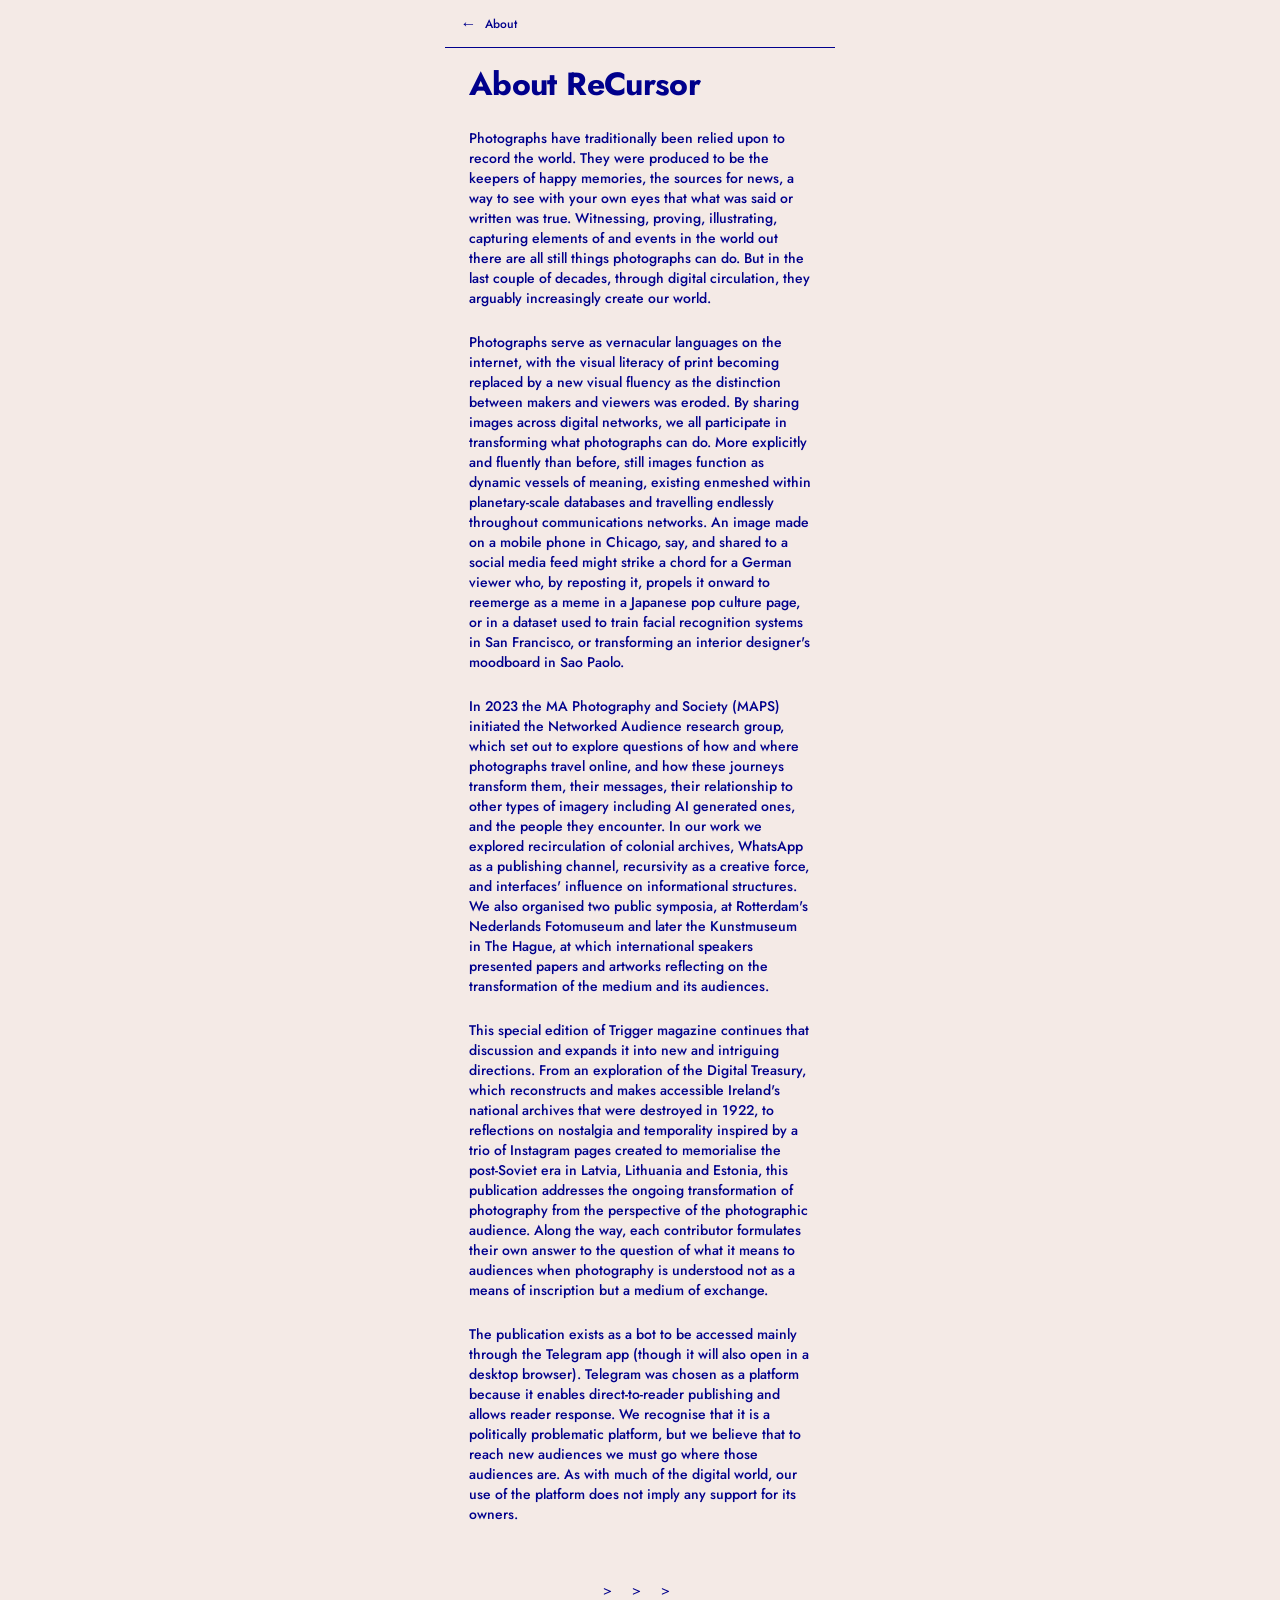
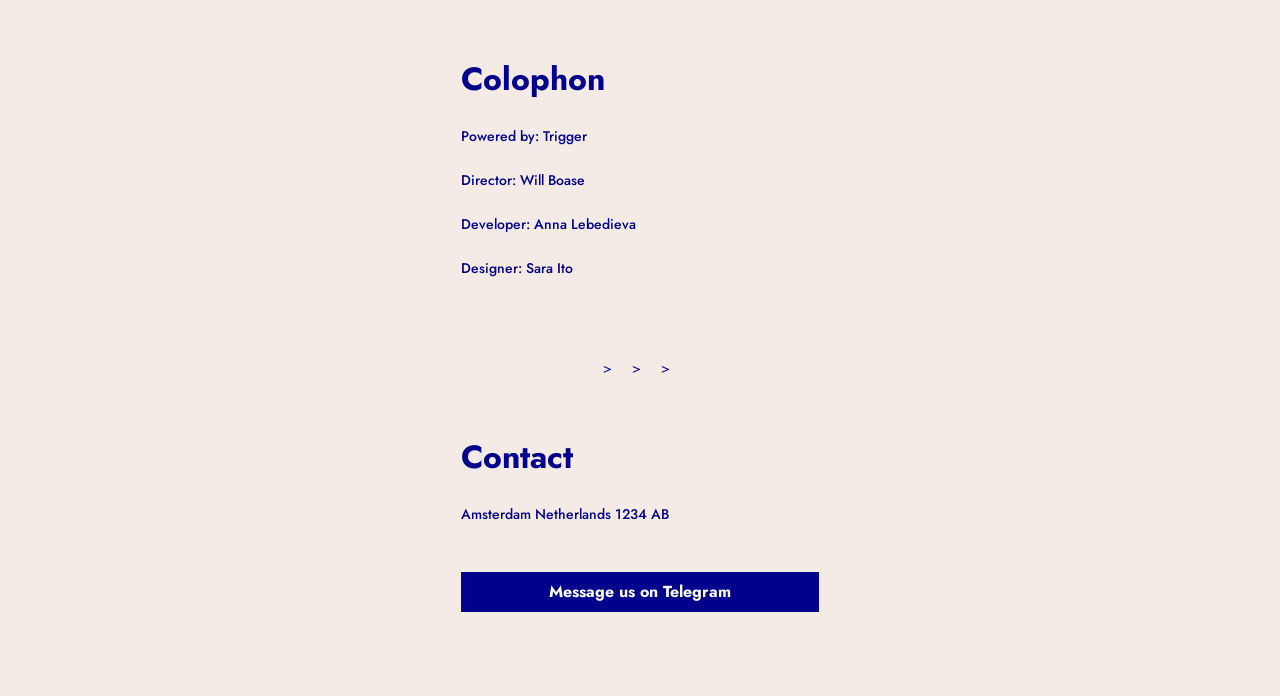
<file: about.html>
<!DOCTYPE html>
<html lang="en">
<head>
  <meta charset="UTF-8" />
  <meta name="viewport" content="width=device-width, initial-scale=1.0, maximum-scale=1.0, user-scalable=no" />
  <title>About — ReCursor</title>


  <script src="https://telegram.org/js/telegram-web-app.js"></script>

  <link href="https://fonts.googleapis.com/css2?family=Jost:wght@500;700&display=swap" rel="stylesheet" />
  <link rel="stylesheet" href="css/style.css" />
</head>
<body>

  <div class="phone">


    <header class="essay-header-bar">
      <a href="index.html" class="back-btn">&#8592;</a>
      <span class="bar-title">About</span>
      <div style="width:16px;"></div>
    </header>


    <article class="about-page">

      <h1 class="about-title">About ReCursor</h1>

      <div class="about-body">
        <p>Photographs have traditionally been relied upon to record the world. They were produced to be the keepers of happy memories, the sources for news, a way to see with your own eyes that what was said or written was true. Witnessing, proving, illustrating, capturing elements of and events in the world out there are all still things photographs can do. But in the last couple of decades, through digital circulation, they arguably increasingly create our world.</p>

        <p>Photographs serve as vernacular languages on the internet, with the visual literacy of print becoming replaced by a new visual fluency as the distinction between makers and viewers was eroded. By sharing images across digital networks, we all participate in transforming what photographs can do. More explicitly and fluently than before, still images function as dynamic vessels of meaning, existing enmeshed within planetary-scale databases and travelling endlessly throughout communications networks. An image made on a mobile phone in Chicago, say, and shared to a social media feed might strike a chord for a German viewer who, by reposting it, propels it onward to reemerge as a meme in a Japanese pop culture page, or in a dataset used to train facial recognition systems in San Francisco, or transforming an interior designer's moodboard in Sao Paolo.</p>

        <p>In 2023 the MA Photography and Society (MAPS) initiated the Networked Audience research group, which set out to explore questions of how and where photographs travel online, and how these journeys transform them, their messages, their relationship to other types of imagery including AI generated ones, and the people they encounter. In our work we explored recirculation of colonial archives, WhatsApp as a publishing channel, recursivity as a creative force, and interfaces' influence on informational structures. We also organised two public symposia, at Rotterdam's Nederlands Fotomuseum and later the Kunstmuseum in The Hague, at which international speakers presented papers and artworks reflecting on the transformation of the medium and its audiences.</p>

        <p>This special edition of Trigger magazine continues that discussion and expands it into new and intriguing directions. From an exploration of the Digital Treasury, which reconstructs and makes accessible Ireland's national archives that were destroyed in 1922, to reflections on nostalgia and temporality inspired by a trio of Instagram pages created to memorialise the post-Soviet era in Latvia, Lithuania and Estonia, this publication addresses the ongoing transformation of photography from the perspective of the photographic audience. Along the way, each contributor formulates their own answer to the question of what it means to audiences when photography is understood not as a means of inscription but a medium of exchange.</p>

        <p>The publication exists as a bot to be accessed mainly through the Telegram app (though it will also open in a desktop browser). Telegram was chosen as a platform because it enables direct-to-reader publishing and allows reader response. We recognise that it is a politically problematic platform, but we believe that to reach new audiences we must go where those audiences are. As with much of the digital world, our use of the platform does not imply any support for its owners.</p>
      </div>

      <div class="about-divider">&#62; &#62; &#62;</div>

      <div class="about-section">
        <h2 class="about-section-title">Colophon</h2>
        <div class="about-section-body">
          <p>Powered by: Trigger</p>
          <p>Director: Will Boase</p>
          <p>Developer: Anna Lebedieva</p>
          <p>Designer: Sara Ito</p>
        </div>
      </div>

      <div class="about-divider">&#62; &#62; &#62;</div>

      <div class="about-section">
        <h2 class="about-section-title">Contact</h2>
        <div class="about-section-body">
          <p>Amsterdam Netherlands 1234 AB</p>
        </div>
        <a href="" class="tg-btn">Message us on Telegram
</file>
<file: css/style.css>
@import url('https://fonts.googleapis.com/css2?family=Jost:wght@500;700&display=swap');


   :root {
     --bg: #F4EAE6;
     --white: #FFFFFF;
     --navy: #00008C;
     --blue: #3A4FAB;
     --font: 'Futura', 'Jost', sans-serif;
   }
   

   *, *::before, *::after {
     box-sizing: border-box;
     margin: 0;
     padding: 0;
     font-family: var(--font);
   }
   

   html, body {
     background: var(--bg);
     font-family: var(--font);
     font-size: 16px;
     color: var(--navy);
     -webkit-font-smoothing: antialiased;
     overflow-x: hidden;
   }
   
   a {
     color: inherit;
     text-decoration: none;
   }
   
   img {
     display: block;
     width: 100%;
     height: auto;
   }
   

   .phone {
     max-width: 390px;
     min-height: 100vh;
     margin: 0 auto;
     position: relative;
     overflow-x: hidden;
   }
   
   /* typography */
   
   h1, .h1 {
     font-weight: 700;
     font-size: 32px;
     line-height: 40px;
   }
   
   h4, .h4 {
     font-weight: 700;
     font-size: 16px;
     line-height: 24px;
     letter-spacing: -0.015em;
   }
   
   p, .body-regular {
     font-weight: 500;
     font-size: 16px;
     line-height: 24px;
   }
   
   .caption {
     font-weight: 500;
     font-size: 12px;
     line-height: 16px;
     color: var(--blue);
   }
   
  
   
   .sticky-header {
     position: fixed;
     top: 0;
     left: 50%;
     transform: translateX(-50%);
     z-index: 100;
     width: 100%;
     max-width: 390px;
     height: 48px;
     display: flex;
     align-items: center;
     justify-content: space-between;
     padding: 0 16px;
     background: var(--bg);
     border-bottom: 1px solid var(--navy);
     opacity: 0;
     pointer-events: none;
     transition: opacity 0.3s ease;
   }
   
   .sticky-header.visible {
     opacity: 1;
     pointer-events: auto;
   }
   
   .sticky-logo {
     font-weight: 500;
     font-size: 20px;
   }
   
   .sticky-about {
     font-weight: 500;
     font-size: 12px;
     width: 16px;
     height: 12px;
     display: flex;
     align-items: center;
     justify-content: center;
   }
   
 
   
   .intro {
     padding: 40px 24px 24px;
     display: flex;
     flex-direction: column;
     gap: 16px;
   }
   
   /* essay list */
   
   .essay-list {
     display: flex;
     flex-direction: column;
     width: 100%;
   }
   
   .essay-card {
     display: flex;
     flex-direction: column;
     align-items: flex-start;
     padding: 16px 24px;
     gap: 8px;
     width: 100%;
     border-bottom: 1px solid var(--blue);
     background: var(--bg);
   }
   
   .essay-card .thumb {
     width: 100%;
     height: 85px;
     object-fit: cover;
     display: block;
     background: #c9c0d3;
   }
   
   .essay-card h4 {
     margin-top: 4px;
   }
   
   .essay-card .author,
   .essay-card .meta span {
     font-weight: 500;
     font-size: 12px;
     line-height: 16px;
     color: var(--blue);
   }
   
   .essay-card .meta {
     display: flex;
     justify-content: space-between;
     width: 100%;
   }
   
   /* header */
   
   .essay-header-bar {
     position: fixed;
     top: 0;
     left: 50%;
     transform: translateX(-50%);
     z-index: 100;
     width: 100%;
     max-width: 390px;
     height: 48px;
     display: flex;
     align-items: center;
     justify-content: space-between;
     padding: 0 16px;
     background: var(--bg);
     border-bottom: 1px solid var(--navy);
     gap: 8px;
   }
   
   .essay-header-bar .back-btn {
     font-weight: 500;
     font-size: 16px;
     flex-shrink: 0;
   }
   
   .essay-header-bar .bar-title {
     font-weight: 500;
     font-size: 12px;
     line-height: 16px;
     flex: 1;
     white-space: nowrap;
     overflow: hidden;
     text-overflow: ellipsis;
     text-align: left;
   }
   
   .essay-header-bar .bar-about {
     font-weight: 500;
     font-size: 12px;
     flex-shrink: 0;
     width: 16px;
     text-align: center;
   }
   
   /* essay page */
   
   .essay-page {
     padding: 64px 24px 0;
     min-height: 100vh;
   }
   
   .essay-page .essay-title {
     font-weight: 700;
     font-size: 32px;
     line-height: 40px;
     letter-spacing: -0.02em;
     margin-bottom: 16px;
   }
   
   .essay-page .essay-author {
     font-weight: 500;
     font-size: 12px;
     line-height: 16px;
     color: var(--blue);
     margin-bottom: 4px;
   }
   
   .essay-page .essay-meta {
     display: flex;
     justify-content: space-between;
     margin-bottom: 24px;
   }
   
   .essay-page .essay-meta span {
     font-weight: 500;
     font-size: 12px;
     line-height: 16px;
     color: var(--blue);
   }
   
   .essay-page .essay-image {
     width: 100%;
     height: auto;
     display: block;
     margin-bottom: 8px;
   }
   
   .essay-page .essay-caption {
     font-weight: 500;
     font-size: 12px;
     line-height: 16px;
     color: var(--blue);
     margin-bottom: 32px;
   }
   
   .essay-page .essay-body {
     font-weight: 500;
     font-size: 14px;
     line-height: 20px;
     -webkit-user-select: text;
     user-select: text;
     -webkit-touch-callout: none;
     -webkit-tap-highlight-color: transparent;
   }
   
   .essay-page .essay-body p + p {
     margin-top: 20px;
   }
   
   .essay-page .essay-body p:first-child::first-letter {
     font-size: 64px;
     font-weight: 700;
     line-height: 0.8;
     float: left;
     margin-right: 6px;
     margin-top: 8px;
   }
   
   
   .selection-bar {
     display: none;
     position: absolute;
     z-index: 400;
     background: #0A0A64;
     width: 161px;
     height: 40px;
     padding: 8px 16px;
     align-items: center;
     justify-content: space-between;
     transform: translateX(-50%);
     white-space: nowrap;
   }
   
   .selection-bar.active {
     display: flex;
   }
   
   .selection-bar button {
     background: none;
     border: none;
     color: var(--white);
     font-weight: 500;
     font-size: 14px;
     line-height: 24px;
     padding: 0;
     cursor: pointer;
     text-align: center;
   }
   
   .selection-bar #selComment { width: 69px; }
   .selection-bar #selCopy    { width: 39px; }
   
   .selection-bar .sel-divider {
     width: 1px;
     height: 14px;
     background: var(--white);
     flex-shrink: 0;
   }
   
   /* comment form #1 */
   
   .comment-overlay {
     display: none;
     position: fixed;
     inset: 0;
     background: rgba(0,0,0,0.4);
     z-index: 400;
   }
   
   .comment-overlay.active { display: block; }
   
   .comment-sheet {
     position: fixed;
     bottom: -100%;
     left: 50%;
     transform: translateX(-50%);
     width: 100%;
     max-width: 390px;
     background: var(--bg);
     z-index: 401;
     padding: 24px 20px 40px;
     transition: bottom 0.3s cubic-bezier(0.4, 0, 0.2, 1);
   }
   
   .comment-sheet.active { bottom: 0; }
   
   .comment-sheet-header {
     display: flex;
     justify-content: space-between;
     align-items: center;
     margin-bottom: 24px;
   }
   
   .comment-sheet-header span {
     font-weight: 700;
     font-size: 20px;
     color: var(--navy);
   }
   
   .comment-sheet-header button {
     background: none;
     border: none;
     color: var(--navy);
     font-size: 18px;
     cursor: pointer;
     padding: 0;
   }
   
   .comment-quote {
     font-weight: 500;
     font-size: 12px;
     line-height: 16px;
     color: var(--blue);
     margin-bottom: 16px;
     font-style: italic;
   }
   
   .comment-field label {
     display: block;
     font-weight: 500;
     font-size: 12px;
     color: var(--navy);
     margin-bottom: 6px;
   }
   
   .comment-field textarea,
   .comment-field input[type="text"] {
     width: 100%;
     background: transparent;
     border: none;
     border-bottom: 1px solid var(--navy);
     padding: 8px 12px;
     font-weight: 500;
     font-size: 14px;
     color: var(--navy);
     resize: none;
     outline: none;
     margin-bottom: 20px;
     gap: 8px;
   }
   
   .comment-field textarea {
     height: 100px;
     background: rgba(60, 63, 86, 0.1);
     padding: 8px 12px;
   }
   
   .comment-field input[type="text"] {
     height: 40px;
     background: rgba(60, 63, 86, 0.1);
   }
   
   .comment-field textarea::placeholder,
   .comment-field input::placeholder {
     color: rgba(0, 0, 140, 0.35);
   }
   
   .comment-consent {
     display: flex;
     align-items: flex-start;
     gap: 12px;
     margin-bottom: 24px;
   }
   
   .comment-consent input[type="checkbox"] {
     margin-top: 2px;
     flex-shrink: 0;
     width: 18px;
     height: 18px;
     accent-color: var(--navy);
     border: 1px solid var(--navy);
   }
   
   .comment-consent span {
     font-weight: 500;
     font-size: 12px;
     line-height: 18px;
     color: var(--navy);
   }
   
   .comment-submit {
     width: 100%;
     background: var(--navy);
     color: var(--white);
     font-weight: 700;
     font-size: 16px;
     padding: 14px;
     border: none;
     cursor: pointer;
   }
   
   /* image gallery */
   
   .gallery-overlay {
     display: none;
     position: fixed;
     inset: 0;
     background: #080817;
     z-index: 300;
     flex-direction: column;
     justify-content: center;
     align-items: center;
   }
   
   .gallery-overlay.active { display: flex; }
   
   .gallery-track {
     display: flex;
     width: 100%;
     height: 100%;
     transition: transform 0.3s cubic-bezier(0.4, 0, 0.2, 1);
   }
   
   .gallery-slide {
     min-width: 100%;
     height: 100%;
     display: flex;
     flex-direction: column;
     justify-content: center;
     align-items: center;
     position: relative;
     padding: 60px 0 100px;
   }
   
   .gallery-slide img {
     width: 100%;
     height: auto;
     max-height: 70vh;
     object-fit: contain;
   }
   
   .gallery-caption {
     position: absolute;
     bottom: 100px;
     left: 0;
     right: 0;
     padding: 16px 20px;
     font-weight: 500;
     font-size: 12px;
     line-height: 16px;
     color: #F4E9E6;
   }
   
   .gallery-bar {
     position: fixed;
     bottom: 0;
     left: 50%;
     transform: translateX(-50%);
     width: 100%;
     max-width: 390px;
     height: 60px;
     display: flex;
     align-items: center;
     justify-content: space-between;
     padding: 0 24px;
     z-index: 301;
   }
   
   .gallery-dots {
     display: flex;
     gap: 8px;
     align-items: center;
   }
   
   .gallery-dot {
     width: 8px;
     height: 8px;
     border-radius: 50%;
     border: 1.5px solid #F4E9E6;
     background: transparent;
     transition: background 0.2s ease;
   }
   
   .gallery-dot.active { background: #F4E9E6; }
   
   .gallery-close {
     font-size: 18px;
     color: #F4E9E6;
     background: none;
     border: none;
     cursor: pointer;
     padding: 8px;
     line-height: 1;
   }
   
   /* footnotes */
   
   .fn {
     font-size: 10px;
     font-weight: 700;
     cursor: pointer;
     vertical-align: super;
     line-height: 0;
   }
   
   .fn-overlay {
     display: none;
     position: fixed;
     inset: 0;
     z-index: 200;
   }
   
   .fn-overlay.active { display: block; }
   
   .fn-sheet {
     position: fixed;
     bottom: -100%;
     left: 50%;
     transform: translateX(-50%);
     width: 100%;
     max-width: 390px;
     background: #0D1117;
     color: var(--white);
     padding: 24px 20px;
     z-index: 201;
     transition: bottom 0.3s cubic-bezier(0.4, 0, 0.2, 1);
   }
   
   .fn-sheet.active { bottom: 0; }
   
   .fn-sheet .fn-number {
     font-weight: 700;
     font-size: 12px;
     line-height: 16px;
     color: var(--white);
     margin-bottom: 12px;
   }
   
   .fn-sheet .fn-text {
     font-weight: 500;
     font-size: 14px;
     line-height: 20px;
     color: var(--white);
   }
   
   /* about page */
   
   .about-page {
     padding: 64px 0 60px;
     min-height: 100vh;
   }
   
   .about-title {
     font-weight: 700;
     font-size: 32px;
     line-height: 40px;
     letter-spacing: -0.02em;
     margin-bottom: 24px;
     padding: 0 24px;
   }
   
   .about-body {
     padding: 0 24px;
   }
   
   .about-body p,
   .about-section-body p {
     font-weight: 500;
     font-size: 14px;
     line-height: 20px;
     margin-bottom: 24px;
   }
   
   .about-divider {
     text-align: center;
     font-size: 14px;
     padding: 32px 0;
     letter-spacing: 8px;
   }
   
   .about-section {
     padding: 24px 16px;
     display: flex;
     flex-direction: column;
     gap: 24px;
   }
   
   .about-section-title {
     font-size: 32px;
     font-weight: 700;
     margin: 0;
   }
   
   .tg-btn {
     display: block;
     width: 100%;
     height: 40px;
     background: var(--navy);
     color: var(--white);
     font-weight: 700;
     font-size: 16px;
     text-align: center;
     line-height: 40px;
   }
   
   /* comment form #2 */
   
   .bottom-comment {
     margin-top: 48px;
     padding-top: 32px;
     padding-bottom: calc(60px + env(safe-area-inset-bottom));
     border-top: 1px solid var(--navy);
   }
   
   .bottom-comment-title {
     font-weight: 700;
     font-size: 20px;
     line-height: 28px;
     color: var(--navy);
     margin-bottom: 24px;
   }
   

   .comment-sheet--dark {
     background: #0A0A64;
   }
   
   .comment-sheet--dark .comment-sheet-header span,
   .comment-sheet--dark .comment-sheet-header button,
   .comment-sheet--dark .comment-quote,
   .comment-sheet--dark .comment-field label,
   .comment-sheet--dark .comment-consent span {
     color: #D0DBFB;
   }
   
   .comment-sheet--dark .comment-field textarea,
   .comment-sheet--dark .comment-field input[type="text"] {
     background: rgba(255,255,255,0.1);
     border-bottom: 1px solid #D0DBFB;
     color: #D0DBFB;
     font-size: 14px;
   }
   
   .comment-sheet--dark .comment-field textarea::placeholder,
   .comment-sheet--dark .comment-field input::placeholder {
     color: rgba(208, 219, 251, 0.4);
   }
   
   .comment-sheet--dark .comment-consent input[type="checkbox"] {
     accent-color: #D0DBFB;
   }
   
   .comment-sheet--dark .comment-submit {
     background: #D0DBFB;
     color: var(--navy);
   }
   
   .comment-sheet--dark .comment-sheet-header span {
     font-size: 16px;
   }
</file>
